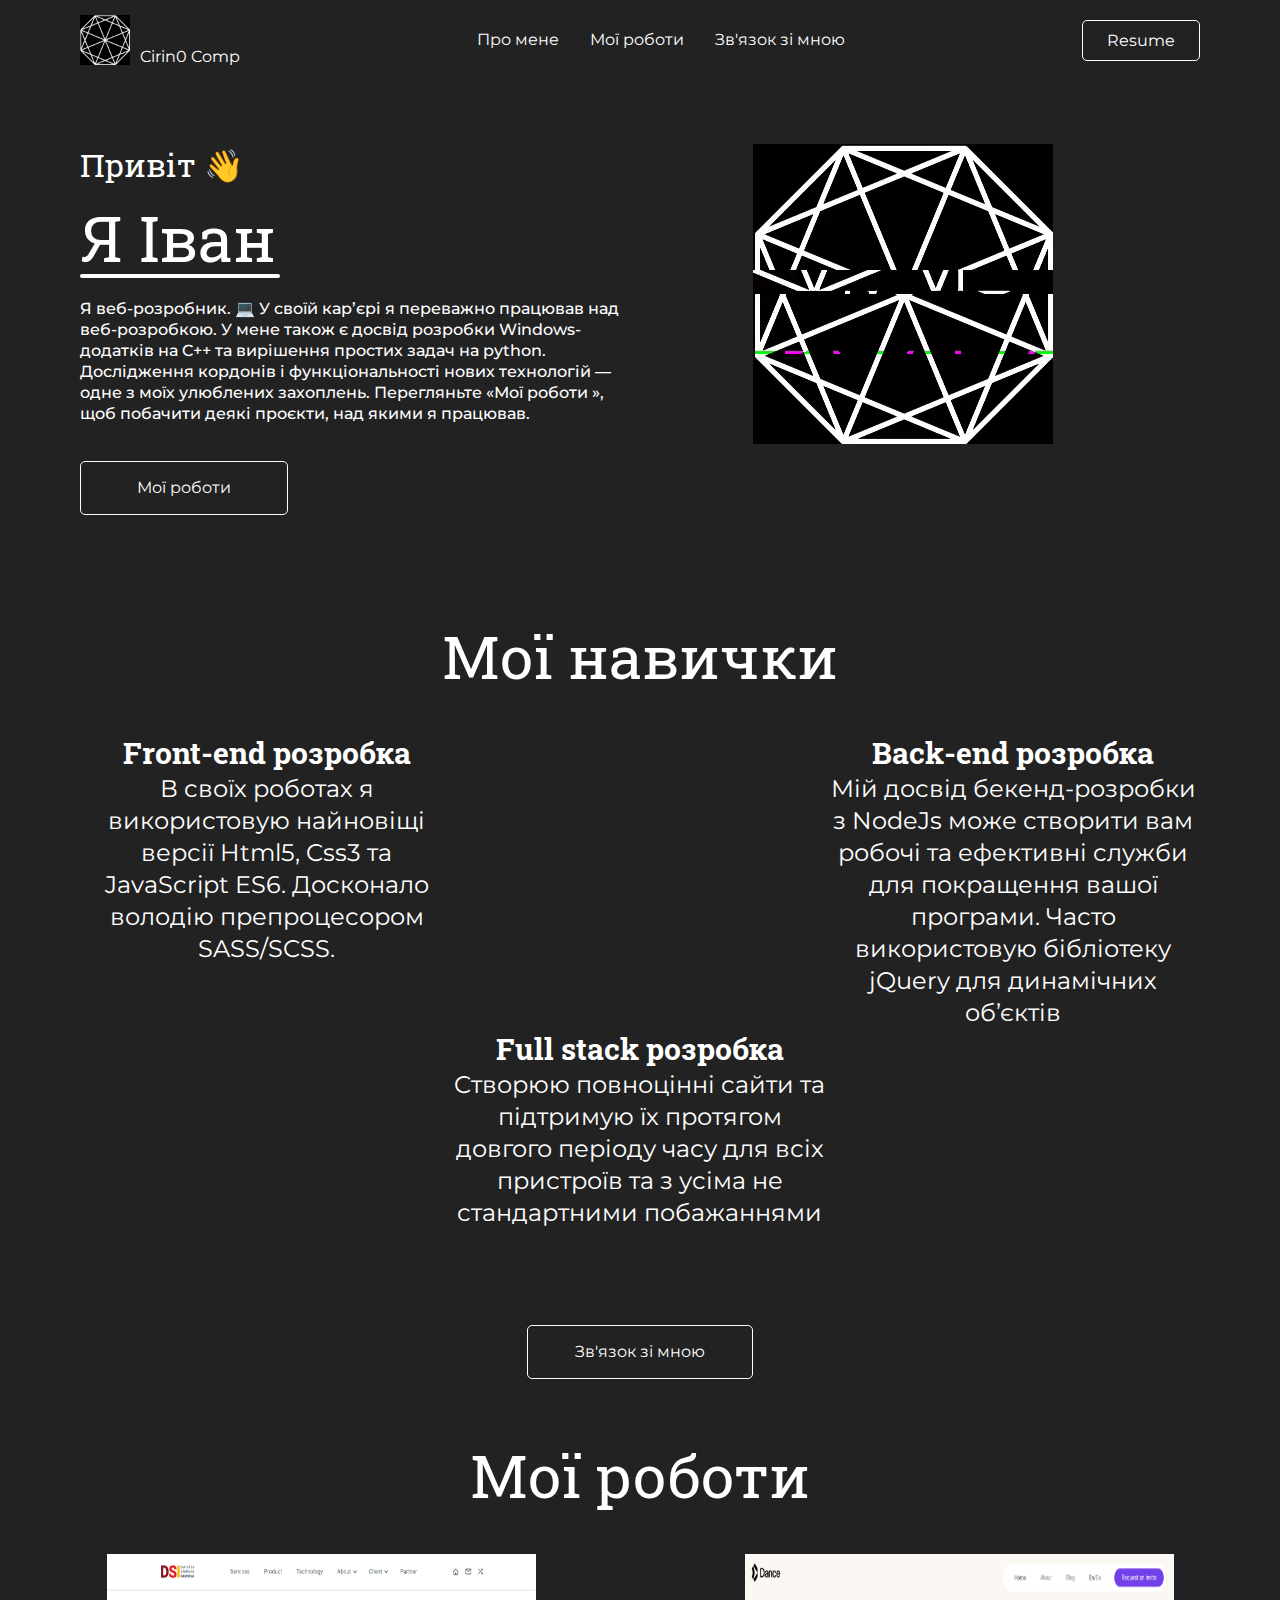
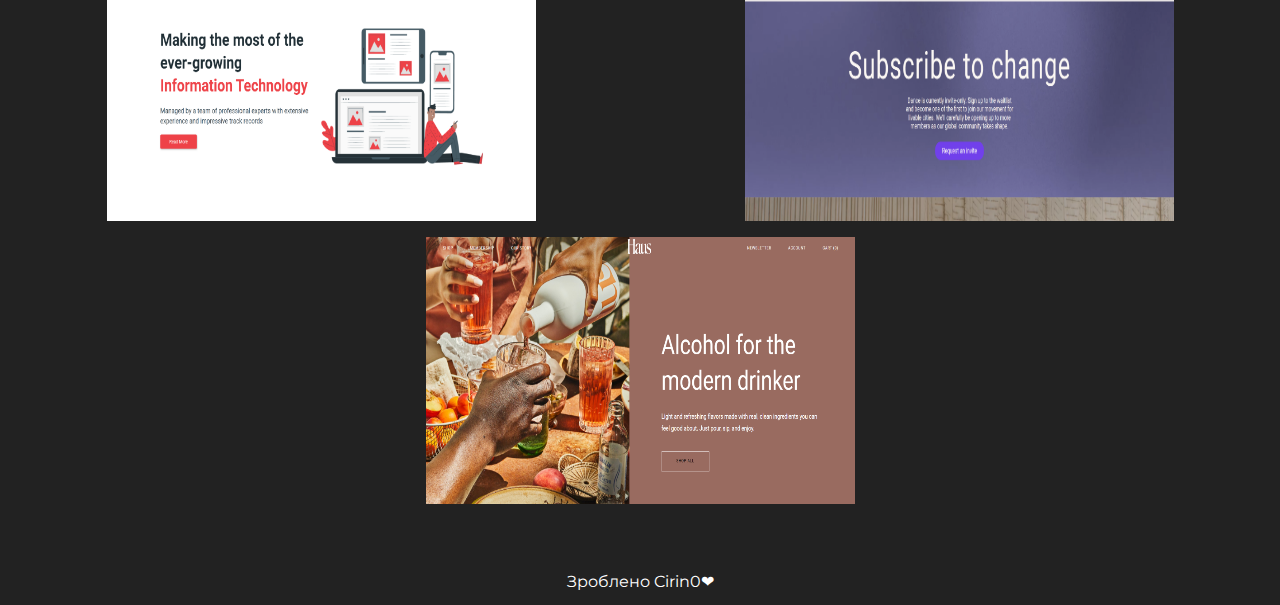
<file: index.html>
<!DOCTYPE html>
<html lang="ua">

<head>
	<meta charset="UTF-8">
	<meta http-equiv="X-UA-Compatible" content="IE=edge">
	<meta name="viewport" content="width=device-width, initial-scale=1.0">
	<link rel="stylesheet" href="css/style.css">
	<link rel="shortcut icon" href="img/logo/logo.svg" type="image/x-icon">
	<title>Портфоліо</title>
</head>

<body>
	<div class="wrapper">
		<header class="header">
			<div class="header__container container">
				<div class="header__logo">
					<a class="header__logo" href="./index.html">
						<img src="img/logo/logo.svg" alt="LOGO">
						<div class="logo__text">Cirin0 Comp</div>
					</a>
				</div>
				<nav class="header__menu menu">
					<input type="checkbox" id="nav-check">
					<div class="nav-btn">
						<label for="nav-check">
							<span></span>
							<span></span>
							<span></span>
						</label>
					</div>
					<ul class="menu__list">
						<li class="menu__items"><a class="menu__links" href="./page_2.html">Про мене</a></li>
						<li class="menu__items"><a class="menu__links" href="./page_3.html">Мої роботи</a></li>
						<li class="menu__items"><a class="menu__links" href="./page_4.html">Зв'язок зі мною</a></li>
					</ul>
				</nav>
				<div class="header__button">
					<button class="button__header button">Resume</button>
				</div>
			</div>
		</header>
		<main class="main">
			<section class="start__page page__start container__main">
				<div class="page__start-left">
					<div class="star-left__title">Привіт 👋</div>
					<div class="star-left__sub-title">Я Іван</div>
					<div class="star-left__border"></div>
					<div class="star-left__text">Я веб-розробник. 💻 У своїй кар’єрі я переважно працював над веб-розробкою.
						У мене також є досвід розробки Windows-додатків на C++ та вирішення простих задач на python.
						Дослідження кордонів і функціональності нових технологій — одне з моїх улюблених захоплень.
						Перегляньте «Мої роботи », щоб побачити деякі проєкти, над якими я працював.
					</div>
					<a href="./page_3.html" style="display: inline-block;" class="star-left__button button">Мої роботи</a>
				</div>
				<div class="page__start-right">
					<div class="start__right-imagegif">
						<img src="img/giphy.gif" alt="gif">
					</div>
				</div>
			</section>
			<section class="my__skills skills__my container__main">
				<div class="skills__my">
					<div class="skills__my-title">Мої навички</div>
					<div class="skills__my-skills">
						<div class="my-skills__front">
							<div class="front__title card-title">Front-end розробка</div>
							<div class="front__text card-text">В своїх роботах я використовую найновіщі версії Html5, Css3 та
								JavaScript
								ES6. Досконало володію препроцесором SASS/SCSS.
							</div>
						</div>
						<div class="my-skills-back">
							<div class="back__title card-title">Back-end розробка</div>
							<div class="back__text card-text">Мій досвід бекенд-розробки з NodeJs може створити вам робочі та
								ефективні
								служби для покращення вашої програми. Часто використовую бібліотеку jQuery для динамічних
								об’єктів
							</div>
						</div>
						<div class="my-skills-full">
							<div class="full__title card-title">Full stack розробка</div>
							<div class="full__text card-text">
								Cтворюю повноцінні сайти та підтримую їх протягом довгого періоду часу для всіх пристроїв та з
								усіма не стандартними побажаннями
							</div>
						</div>
					</div>
					<a href="./page_4.html" style="display: inline-block;" class="skills__my-button button">Зв'язок
						зі мною</a>
				</div>
			</section>
			<section class="my__works works__my container__main">
				<div class="works__my">
					<div class="works__my-title">Мої роботи</div>
					<div class="works__my-works">
						<div class="my-works-first works-item">
							<a target="_blank" href="#">
								<img src="img/first_img.png" alt="">
							</a>
						</div>
						<div class="my-works-second works-item">
							<a target="_blank" href="#">
								<img src="img/second_img.png" alt="">
							</a>
						</div>
						<div class="my-works-third works-item">
							<a target="_blank" href="#">
								<img src="img/third_img.png" alt="">
							</a>
						</div>
					</div>
				</div>
			</section>
		</main>
		<footer class="footer">
			<div class="footer__container container">Зроблено Cirin0❤</div>
		</footer>
	</div>
</body>

</html>
</file>
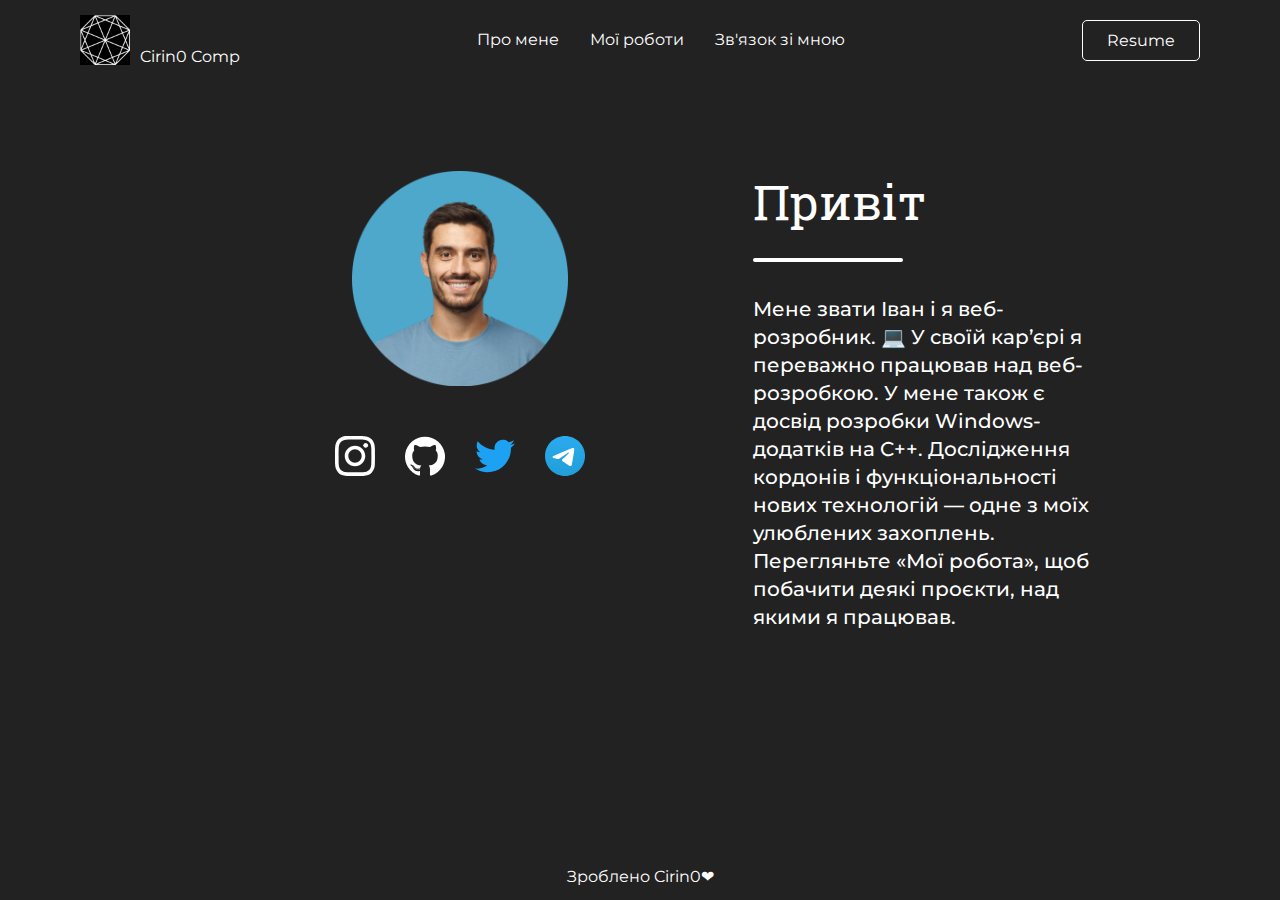
<file: page_2.html>
<!DOCTYPE html>
<html lang="en">

<head>
	<meta charset="UTF-8">
	<meta http-equiv="X-UA-Compatible" content="IE=edge">
	<meta name="viewport" content="width=device-width, initial-scale=1.0">
	<link rel="stylesheet" href="css/style.css">
	<link rel="stylesheet" href="css/page_2.css">
	<link rel="shortcut icon" href="img/logo/logo.svg" type="image/x-icon">
	<title>Про мене</title>
</head>

<body>
	<div class="wrapper">
		<header class="header">
			<div class="header__container container">
				<div class="header__logo">
					<a class="header__logo" href="./index.html">
						<img src="img/logo/logo.svg" alt="LOGO">
						<div class="logo__text">Cirin0 Comp</div>
					</a>
				</div>
				<nav class="header__menu menu">
					<input type="checkbox" id="nav-check">
					<div class="nav-btn">
						<label for="nav-check">
							<span></span>
							<span></span>
							<span></span>
						</label>
					</div>
					<ul class="menu__list menu__list-2">
						<li class="menu__items"><a class="menu__links" href="./page_2.html">Про мене</a></a></li>
						<li class="menu__items"><a class="menu__links" href="./page_3.html">Мої роботи</a></li>
						<li class="menu__items"><a class="menu__links" href="./page_4.html">Зв'язок зі мною</a></li>
					</ul>
				</nav>
				<div class="header__button">
					<button class="button__header button">Resume</button>
				</div>
			</div>
		</header>
		<main class="main">
			<div class="about__me about__me container__big">
				<div class="me__about">
					<div class="me__about-left">
						<div class="me-left__img">
							<img src="img/page_2.png" alt="Avatars">
						</div>
						<div class="me-left__social">
							<div class="left__social-inst social__item">
								<a href="#">
									<img src="img/Icons/Instagram - Negative.svg" alt="Instagram">
								</a>
							</div>
							<div class="left__social-git social__item">
								<a target="_blank" href="https://github.com/cirin0">
									<img src="img/Icons/Github - Negative.svg" alt="Github">
								</a>
							</div>
							<div class="left__social-twit social__item">
								<a href="#">
									<img src="img/Icons/Twitter - Original.svg" alt="Twitter">
								</a>
							</div>
							<div class="left__social-tg social__item">
								<a href="#">
									<img src="img/Icons/Telegram - Original.svg" alt="Telegram">
								</a>
							</div>
						</div>
					</div>
					<div class="me__about-right">
						<div class="me-right__text-box">
							<div class="text-box__hi">Привіт</div>
							<div class="star-left__border text-box__border"></div>
							<div class="text-box__text">Мене звати Іван і я веб-розробник. 💻 У своїй кар’єрі я переважно
								працював над веб-розробкою. У мене також є досвід розробки Windows-додатків на C++. Дослідження
								кордонів і функціональності нових технологій — одне з моїх улюблених захоплень. Перегляньте «Мої
								робота», щоб побачити деякі проєкти, над якими я працював.
							</div>
						</div>
					</div>
				</div>
			</div>
		</main>
		<footer class="footer">
			<div class="footer__container container">Зроблено Cirin0❤</div>
		</footer>
	</div>
</body>

</html>
</file>
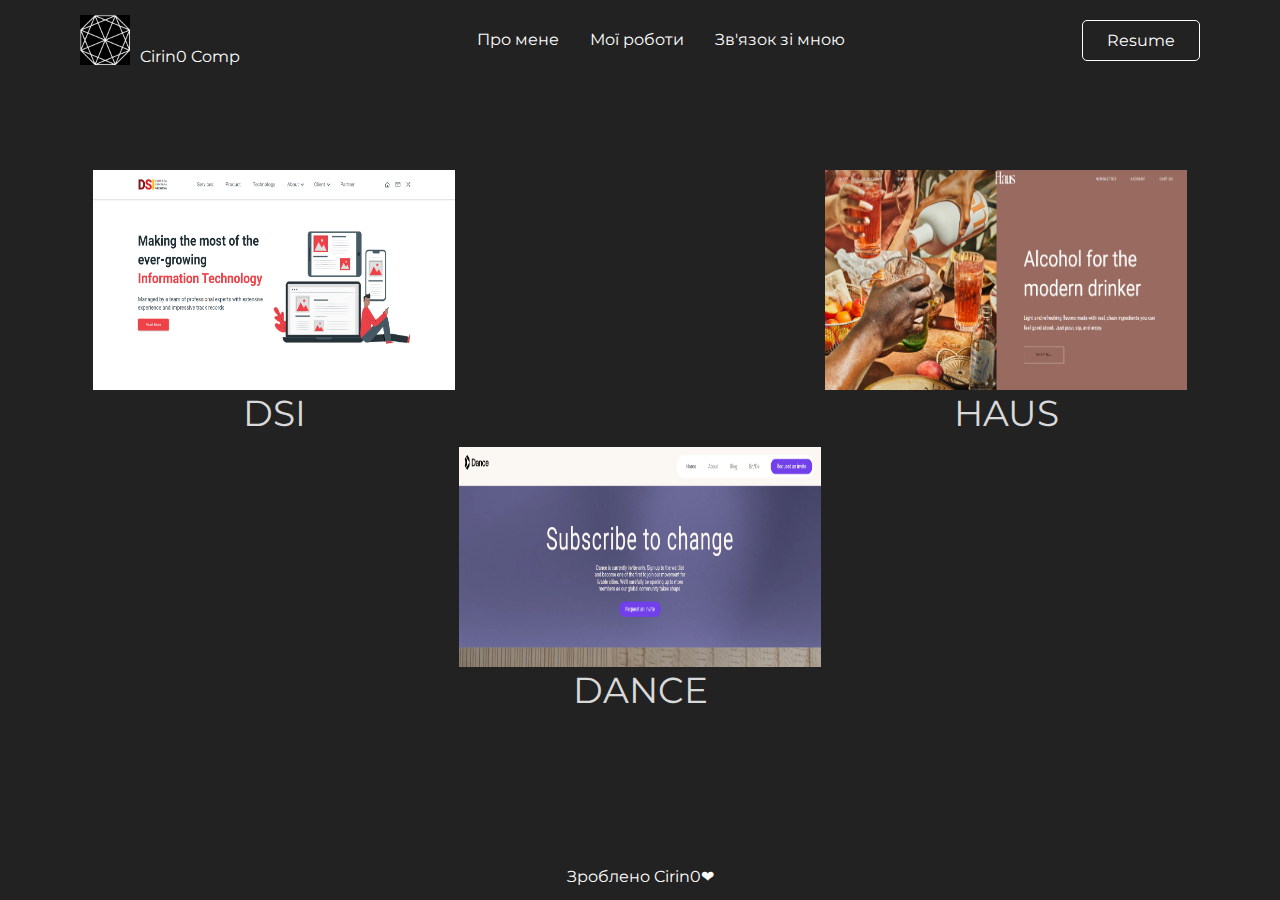
<file: page_3.html>
<!DOCTYPE html>
<html lang="en">

<head>
	<meta charset="UTF-8">
	<meta http-equiv="X-UA-Compatible" content="IE=edge">
	<meta name="viewport" content="width=device-width, initial-scale=1.0">
	<link rel="stylesheet" href="css/style.css">
	<link rel="stylesheet" href="css/page_3.css">
	<link rel="shortcut icon" href="img/logo/logo.svg" type="image/x-icon">
	<title>Мої роботи</title>
</head>

<body>
	<div class="wrapper">
		<header class="header">
			<div class="header__container container">
				<div class="header__logo">
					<a class="header__logo" href="./index.html">
						<img src="img/logo/logo.svg" alt="LOGO">
						<div class="logo__text">Cirin0 Comp</div>
					</a>
				</div>
				<nav class="header__menu menu">
					<input type="checkbox" id="nav-check">
					<div class="nav-btn">
						<label for="nav-check">
							<span></span>
							<span></span>
							<span></span>
						</label>
					</div>
					<ul class="menu__list">
						<li class="menu__items"><a class="menu__links" href="./page_2.html">Про мене</a></a></li>
						<li class="menu__items"><a class="menu__links" href="./page_3.html">Мої роботи</a></li>
						<li class="menu__items"><a class="menu__links" href="./page_4.html">Зв'язок зі мною</a></li>
					</ul>
				</nav>
				<div class="header__button">
					<button class="button__header button">Resume</button>
				</div>
			</div>
		</header>
		<main class="main">
			<section class="my__works works__my my__work-3 works__my-3 container__main">
				<div class="works__my works__my-3">
					<div class="works__my-works-title-3">
						Мої проєкти
					</div>
					<div class="works__my-works works__my-works-3">
						<div class="my-works-first my-works-first-3">
							<a target="_blank" href="https://cirin0.github.io/DSI/">
								<img src="img/first_img.png" alt="">
								<p>DSI</p>
							</a>
						</div>
						<div class="my-works-second my-works-second-3">
							<a target="_blank" href="https://cirin0.github.io/Haus/">
								<img src="img/third_img.png" alt="">
								<p>HAUS</p>
							</a>
						</div>
						<div class="my-works-third my-works-third-3">
							<a target="_blank" href="https://cirin0.github.io/Dance/">
								<img src="img/second_img.png" alt="">
								<p>DANCE</p>
							</a>
						</div>
					</div>
				</div>
			</section>
		</main>
		<footer class="footer">
			<div class="footer__container container">Зроблено Cirin0❤</div>
		</footer>
	</div>
</body>

</html>
</file>
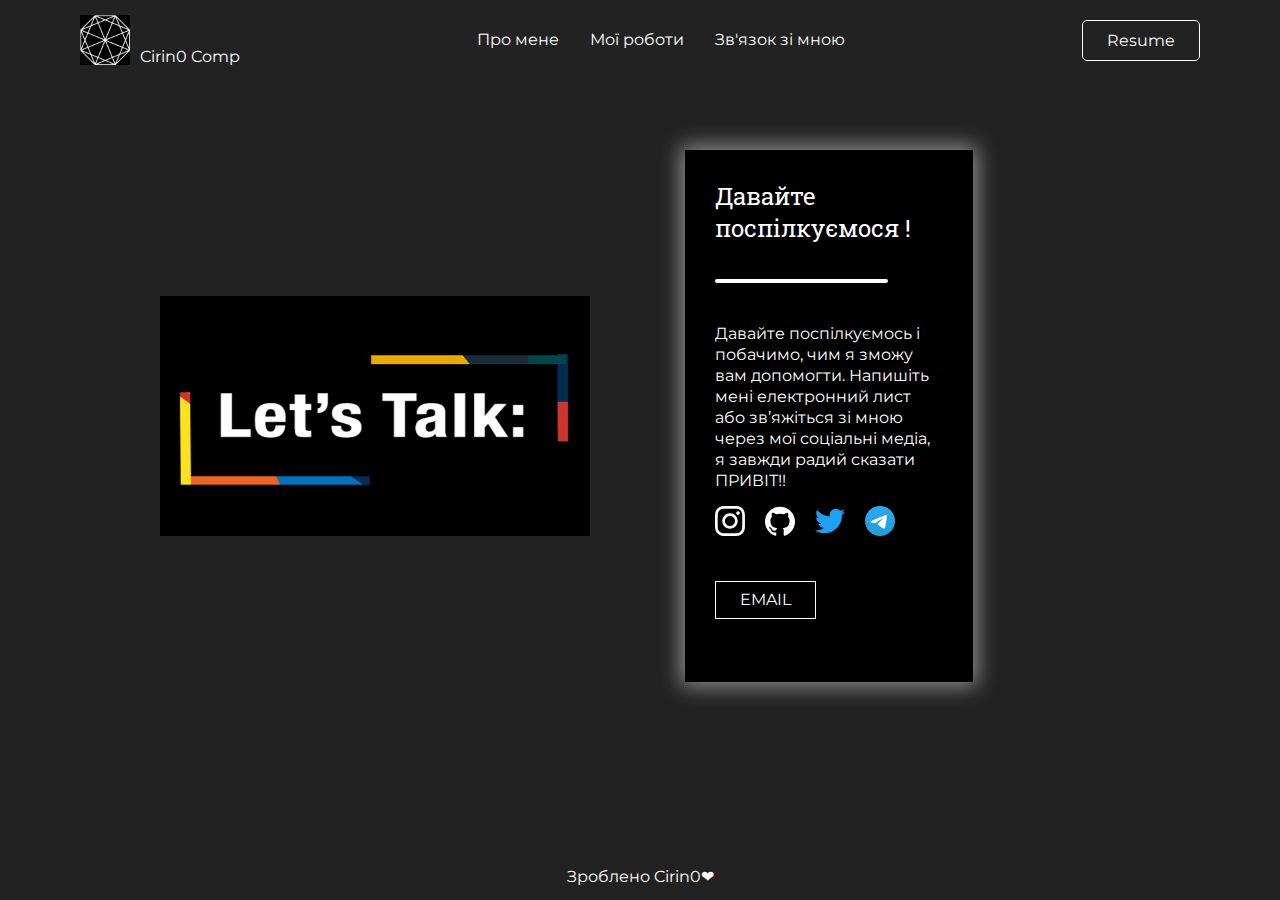
<file: page_4.html>
<!DOCTYPE html>
<html lang="en">

<head>
	<meta charset="UTF-8">
	<meta http-equiv="X-UA-Compatible" content="IE=edge">
	<meta name="viewport" content="width=device-width, initial-scale=1.0">
	<link rel="stylesheet" href="css/style.css">
	<link rel="stylesheet" href="css/page_4.css">
	<link rel="shortcut icon" href="img/logo/logo.svg" type="image/x-icon">
	<title>Зв'язок зі мною</title>
</head>

<body>
	<div class="wrapper">
		<header class="header">
			<div class="header__container container">
				<div class="header__logo">
					<a class="header__logo" href="./index.html">
						<img src="img/logo/logo.svg" alt="LOGO">
						<div class="logo__text">Cirin0 Comp</div>
					</a>
				</div>
				<nav class="header__menu menu">
					<input type="checkbox" id="nav-check">
					<div class="nav-btn">
						<label for="nav-check">
							<span></span>
							<span></span>
							<span></span>
						</label>
					</div>
					<ul class="menu__list">
						<li class="menu__items"><a class="menu__links" href="./page_2.html">Про мене</a></a></li>
						<li class="menu__items"><a class="menu__links" href="./page_3.html">Мої роботи</a></li>
						<li class="menu__items"><a class="menu__links" href="./page_4.html">Зв'язок зі мною</a></li>
					</ul>
				</nav>
				<div class="header__button">
					<button class="button__header button">Resume</button>
				</div>
			</div>
		</header>
		<main class="main">
			<section class="connection container__con">
				<div class="connection__left">
					<img src="img/page_4.jpg" alt="">
				</div>
				<div class="connection__right">
					<div class="connection__right-title">Давайте поспілкуємося !</div>
					<div class="star-left__border right-text__border"></div>
					<div class="connection__right-text">Давайте поспілкуємось і побачимо, чим я зможу вам допомогти. Напишіть
						мені електронний лист або зв’яжіться зі мною через мої соціальні медіа, я завжди радий сказати
						ПРИВІТ!!
					</div>
					<div class="connection__right-social">
						<div class="right__social-inst social__item">
							<a href="#">
								<img src="img/Icons/Instagram - Negative.svg" alt="Instagram">
							</a>
						</div>
						<div class="right__social-git social__item">
							<a target="_blank" href="https://github.com/cirin0">
								<img src="img/Icons/Github - Negative.svg" alt="Github">
							</a>
						</div>
						<div class="right__social-twit social__item">
							<a href="#">
								<img src="img/Icons/Twitter - Original.svg" alt="Twitter">
							</a>
						</div>
						<div class="right__social-tg social__item">
							<a href="#">
								<img src="img/Icons/Telegram - Original.svg" alt="Telegram">
							</a>
						</div>
					</div>
					<a href="mailto:ivan.hrytsiv.22@pnu.edu.ua" style="display: inline-block;"
						class="connection__right-button button">EMAIL</a>
				</div>
			</section>
		</main>
		<footer class="footer">
			<div class="footer__container container">Зроблено Cirin0❤</div>
		</footer>
	</div>
</body>

</html>
</file>
<file: css/style.css>
@import url("https://fonts.googleapis.com/css2?family=Montserrat:wght@400;500;700&family=Roboto+Slab:wght@400;500;700&display=swap");
* {
	padding: 0;
	margin: 0;
	border: 0;
}
nav,
footer,
header,
aside {
	display: block;
}
html,
body {
	height: 100%;
	width: 100%;
	font-size: 16px;
	line-height: 1;
	transition: all 0.5s;
	font-family: "Montserrat", sans-serif;
}
input,
button,
textarea {
	font-family: inherit;
}
a,
a:visited {
	text-decoration: none;
}
a:hover {
	text-decoration: none;
}
ul li {
	list-style: none;
}
img {
	vertical-align: top;
}
h1,
h2,
h3,
h4,
h5,
h6 {
	font-size: inherit;
	font-weight: 400;
}
.wrapper {
	min-height: 100%;
	display: flex;
	flex-direction: column;
	overflow: hidden;
}
.container {
	max-width: 1440px;
	padding: 0px 80px;
	margin: 0px auto;
	box-sizing: content-box;
}

.container__main {
	max-width: 1440px;
	padding: 0px 130px;
	margin: 0px auto;
	box-sizing: content-box;
}
@media (max-width: 1440px) {
	.container__main {
		padding: 0px 80px;
	}
}
@media (max-width: 1024px) {
	.container__main {
		padding: 0px 40px;
	}
}
@media (max-width: 426px) {
	.container {
		padding: 0px 20px;
	}
	.container__main {
		padding: 0px 30px;
	}
}

body {
	max-width: 100%;
	background-color: #222;
	color: #fff;
}
.main {
	flex: 1 1 auto;
}
/* =======================Обнуляючі стилі================================ */

/* ==================Footer========================== */
.footer {
	display: flex;
	padding: 15px 80px;
	justify-content: center;
	font-family: inherit;
}
/* ================================================== */
/* ==================Button========================== */
.button {
	padding: 10px 24px;
	background-color: transparent;
	border: 1px solid #fff;
	color: #fff;
	border-radius: 5px;
	cursor: pointer;
	font-size: 16px;
	transition: all 0.5s;
}
/* ================================================== */
/* ==================Header========================== */
.header {
	padding: 15px 0px;
}
.header__container {
	display: flex;
	justify-content: space-between;
	align-items: center;
}
.header__logo {
	display: flex;
	align-items: flex-end;
}
.header__logo img {
	width: 50px;
	margin-right: 10px;
}
a.header__logo {
	color: #fff;
}
.logo__text {
}
.header__menu {
}
.menu__list {
	display: flex;
	margin: 0px 10px;
	justify-content: space-between;
}
.menu__links {
	position: relative;
	color: #fff;
}
.menu__links::before {
	content: "";
	position: absolute;
	width: 100%;
	height: 2px;
	border-radius: 4px;
	background-color: #ffffff;
	top: 18px;
	left: 0px;
	transform-origin: right;
	transform: scaleX(0);
	transition: transform 0.4s ease-in-out;
}
.menu__links:hover::before {
	transform-origin: left;
	transform: scaleX(1);
}

.menu__items {
	margin-right: 31px;
}
.menu__items:last-child {
	margin-right: 0px;
}
.header__button {
}
.menu > #nav-check {
	display: none;
}
@media (max-width: 768px) {
	.button__header {
		display: none;
	}
	.menu {
		padding: 1rem;
	}
	.menu > .nav-btn {
		display: inline-block;
		position: absolute;
		right: -15px;
		top: 10px;
		padding-top: 0.2rem;
	}
	.menu > .nav-btn > label {
		display: inline-block;
		width: 50px;
		height: 50px;
		padding: 13px;
	}
	.menu > .nav-btn > label > span {
		display: block;
		width: 25px;
		height: 10px;
		border-top: 2px solid #eee;
	}
	.menu > .menu__list {
		position: absolute;
		display: flex;
		flex-direction: column;
		width: 100%;
		background-color: #222;
		height: 0;
		transition: all 0.3s ease-in;
		top: 66px;
		left: 0px;
		overflow: hidden;
		text-align: center;
	}
	.menu > .menu__list > li {
		width: 100%;
		margin-top: 1.5rem;
		margin-bottom: 1.5rem;
	}
	.menu > #nav-check:checked ~ .menu__list {
		height: 30%;
		/* z-index: 100; */
	}
}
.button__header {
	transition: all 0.5s;
}
.button__header:hover {
	background-color: #d9d9d9;
	color: #000;
	transition: all 0.5s;
}

/* =====================Перша секція============================= */
.start__page {
	margin-top: 64px;
	margin-bottom: 101px;
}
.page__start {
	display: grid;
	grid-template-columns: 50% 50%;
	gap: 113px;
}
.container__main {
}
.page__start-left {
}
.star-left__title {
	font-size: 32px;
	line-height: 42px;
	margin-bottom: 10px;
	font-family: "Roboto Slab", serif;
}
.star-left__sub-title {
	font-size: 63px;
	line-height: 83px;
	font-family: "Roboto Slab", serif;
}
.star-left__border {
	background-color: #fff;
	width: 200px;
	height: 4px;
	border-radius: 5px;
	margin-top: -5px;
	margin-bottom: 20px;
}
.star-left__text {
	font-size: 16px;
	line-height: 21px;
	font-weight: 500;
	max-width: 585px;
	margin-bottom: 37px;
}
.star-left__button {
	padding: 18px 56px;
	text-align: center;
}
.star-left__button:hover {
	background-color: #d9d9d9;
	color: #000;
	transition: all 0.5s;
}
.button {
}
.page__start-right {
}
.start__right-imagegif img {
	max-width: 100%;
	height: auto;
}
@media (max-width: 768px) {
	.start__right-imagegif img {
		max-width: 75%;
		height: auto;
	}
}
@media (max-width: 425px) {
	.start__page {
		margin-top: 10px;
		margin-bottom: 50px;
	}
	.page__start {
		grid-template-columns: 100%;
		justify-items: center;
		gap: 25px;
	}
	.page__start-left {
		order: 2;
	}
	.star-left__title {
		font-size: 40px;
		line-height: 53px;
		margin-bottom: 0px;
	}
	.star-left__sub-title {
		font-size: 40px;
		line-height: 53px;
	}
	.star-left__border {
		margin-bottom: 15px;
	}
	.start__right-imagegif img {
		max-width: 100%;
		height: auto;
	}
}

/* =====================Друга секція============================= */
.my__skills {
	margin-bottom: 56px;
}
.skills__my {
	display: grid;
	justify-items: center;
}
.container__main {
}
.skills__my-title {
	font-size: 60px;
	line-height: 79px;
	margin-bottom: 38px;
	font-family: "Roboto Slab", serif;
}
.skills__my-skills {
	display: grid;
	grid-template-columns: repeat(3, 1fr);
	grid-template-rows: repeat(2, 1fr);
	gap: 0px;
	text-align: center;
}
.my-skills__front {
	grid-area: 1 / 1 / 2 / 2;
}
.front__title {
}
.card-title {
	font-weight: 700;
	font-size: 30px;
	line-height: 40px;
	font-family: "Roboto Slab", serif;
}
.card-text {
	font-size: 24px;
	line-height: 32px;
	max-width: 440px;
	text-align: center;
}
.front__text {
}
.my-skills-back {
	grid-area: 1 / 3 / 2 / 4;
}
.back__title {
}
.back__text {
}
.my-skills-full {
	grid-area: 2 / 2 / 3 / 3;
	margin-bottom: 70px;
}
.full__title {
}
.full__text {
	max-width: 460px;
}
.skills__my-button {
	padding: 18px 47px;
}

.skills__my-button:hover {
	background-color: #d9d9d9;
	color: #000;
	transition: all 0.5s;
}
@media (max-width: 768px) {
	.skills__my-skills {
		display: grid;
		grid-template-columns: repeat(2, 50%);
		grid-template-rows: repeat(1, 50%);
		gap: 50px;
		text-align: center;
		justify-items: center;
		justify-content: center;
		align-content: center;
	}
	.my-skills__front {
		grid-area: 1 / 1 / 2 / 2;
	}
	.my-skills-back {
		grid-area: 1 / 2 / 2 / 3;
	}
	.my-skills-full {
		grid-area: 2 / 1 / 3 / 3;
		margin-bottom: 30px;
	}
}
@media (max-width: 425px) {
	.skills__my {
		display: grid;
		justify-items: center;
	}
	.skills__my-title {
		font-size: 40px;
		line-height: 53px;
		margin-bottom: 10px;
	}
	.skills__my-skills {
		display: grid;
		grid-template-columns: 1fr;
		grid-template-rows: repeat(3, 1fr);
		gap: 0px;
		text-align: center;
	}
	.my-skills__front {
		grid-area: 1 / 1 / 2 / 2;
	}
	.my-skills-back {
		grid-area: 2 / 1 / 3 / 2;
	}
	.my-skills-full {
		grid-area: 3 / 1 / 4 / 2;
		margin-bottom: 50px;
	}
	.my__skills {
		margin-bottom: 20px;
	}
}
/* =====================Третя секція============================= */
.my__works {
}
.works__my {
	margin-bottom: 55px;
}
.container__main {
}
.works__my-title {
	font-family: "Roboto Slab", serif;
	font-size: 60px;
	line-height: 79px;
	text-align: center;
	margin-bottom: 40px;
}
.works__my-works {
	display: grid;
	grid-template-columns: repeat(3, 29%);
	grid-template-rows: repeat(2, 1fr);
	gap: 0px;
	grid-row-gap: 16px;
	text-align: center;
	padding: 0px 10px;
	justify-content: center;
	justify-items: center;
}
.my-works-first {
	grid-area: 1 / 1 / 2 / 2;
}
.my-works-second {
	grid-area: 1 / 3 / 2 / 4;
}
.my-works-third {
	grid-area: 2 / 2 / 3 / 3;
}

.works__my-works img {
	max-width: 429px;
	height: 267px;
}
.works-item {
	opacity: 1;
	transition: 0.3s ease-in-out;
}
.works-item:hover {
	opacity: 0.5;
}

@media (max-width: 768px) {
	.works__my-works {
		display: grid;
		grid-template-columns: repeat(2, 50%);
		grid-template-rows: 1fr 50%;
		gap: 15px;
		text-align: center;
		justify-content: center;
		justify-items: center;
	}
	.my-works-first {
		grid-area: 1 / 1 / 2 / 2;
	}
	/* .my-works-first::after {
		content: "DSI";
		margin-top: 10px;
		font-size: 24px;
	} */
	.my-works-second {
		grid-area: 1 / 2 / 2 / 3;
	}
	.my-works-third {
		grid-area: 2 / 1 / 3 / 3;
		margin-bottom: 40px;
	}
	.works__my-works img {
		max-width: 375px;
		height: 200px;
	}
}
@media (max-width: 425px) {
	.works__my-title {
		font-size: 40px;
		line-height: 53px;
		text-align: left;
		margin-bottom: 22px;
	}
	.works__my-works {
		display: grid;
		grid-template-columns: 1fr;
		grid-template-rows: repeat(1, 1fr);
		gap: 0px;
		text-align: center;
	}
	.my-works-first {
		grid-area: 1 / 1 / 2 / 2;
		position: relative;
	}
	.my-works-first::after {
		content: "DSI";
		margin-top: 10px;
		font-size: 24px;
	}
	.my-works-second {
		display: none;
		grid-area: 2 / 1 / 3 / 2;
	}
	.my-works-third {
		display: none;
		grid-area: 3 / 1 / 4 / 2;
		margin-bottom: 60px;
	}
	.my__skills {
		margin-bottom: 20px;
	}
	.works__my {
		margin-bottom: 20px;
	}
}
/* ============================================ */
</file>
<file: css/page_2.css>
.container__big {
	max-width: 1440px;
	padding: 0px 280px;
	margin: 0px auto;
	box-sizing: content-box;
}

.about__me {
	margin-top: 90px;
	margin-bottom: 90px;
}
.me__about {
	display: grid;
	grid-template-columns: 50% 50%;
	gap: 113px;
	justify-items: stretch;
}
.me__about-left {
}
.me-left__img {
	text-align: center;
	margin-bottom: 50px;
}
.me-left__img img {
	max-width: 60%;
	height: auto;
}
.me-left__social {
	display: flex;
	justify-content: center;
}
.social__item {
	margin-right: 30px;
}

.social__item img {
	width: 40px;
	height: auto;
}
.social__item:last-child {
	margin-right: 0px;
}
.left__social-inst {
}
.left__social-git {
}
.left__social-twit {
}
.left__social-tg {
}
.me__about-right {
}
.me-right__text-box {
}
.text-box__hi {
	font-size: 48px;
	line-height: 63px;
	margin-bottom: 30px;
	font-family: "Roboto Slab", serif;
}
.text-box__border {
	margin-bottom: 33px;
	max-width: 150px;
}
.text-box__text {
	font-weight: 500;
	font-size: 20px;
	line-height: 28px;
	max-width: 433px;
}

@media (max-width: 1024px) {
	.container__big {
		padding: calc(8px + 1.5625vw);
	}
	.me__about {
		grid-template-columns: 50% 35%;
		gap: 50px;
	}
}
@media (max-width: 768px) {
	.me__about {
		grid-template-columns: 100%;
		gap: 30px;
	}
}
@media (max-width: 425px) {
	.about__me {
		margin-top: 20px;
		margin-bottom: 20px;
	}
	.me-left__img img {
		max-width: 80%;
		height: auto;
	}
	.social__item {
		max-width: 30px;
	}
	.text-box__hi {
		margin-bottom: 20px;
		margin-left: 30px;
	}
	.text-box__border {
		margin-bottom: 20px;
		margin-left: 30px;
	}
	.text-box__text {
		font-size: 16px;
		line-height: 30px;
		max-width: 310px;
		text-align: center;
		margin-left: 35px;
	}
}
</file>
<file: css/page_3.css>
.my__work-3 {
	margin-top: 90px;
}
.works__my-3 {
	margin-bottom: 0px;
}
.works__my-works-3 {
	column-gap: 47px;
}
.works__my-works-3 img {
	max-width: 362px;
	max-height: 220px;
	margin-bottom: 5px;
}
.works__my-works-3 p {
	font-size: 36px;
	text-align: center;
	color: #d9d9d9;
}
.works__my-works-title-3 {
	display: none;
}
.my-works-first-3 {
	transition: 1s ease;
}
.my-works-second-3 {
	transition: 1s ease;
}
.my-works-third-3 {
	transition: 1s ease;
}
.my-works-first-3:hover {
	transform: scale(1.2);
	transition: 1s ease;
}
.my-works-second-3:hover {
	transform: scale(1.2);
	transition: 1s ease;
}
.my-works-third-3:hover {
	transform: scale(1.2);
	transition: 1s ease;
}

.my-works-third-3 {
	margin-top: -140px;
}

@media (max-width: 1380px) {
	.my-works-third-3 {
		margin-top: 0px;
	}
}
@media (max-width: 1024px) {
	.my__work-3 {
		margin-top: 30px;
	}
	.works__my-works-3 {
		column-gap: 10px;
	}
	.works__my-works-3 {
		grid-template-columns: repeat(3, 33%);
	}
}
@media (max-width: 425px) {
	.works__my-works-title-3 {
		display: block;
		font-size: 40px;
		line-height: 53px;
		max-width: 181px;
		margin-bottom: 22px;
	}
	.my__work-3 {
		margin-top: 20px;
	}
	.works__my-works-3 {
		column-gap: 0px;
		grid-template-columns: 1fr;
		grid-template-rows: repeat(3, 1fr);
	}
	.my-works-first-3 {
		order: 2;
		grid-area: 1 / 1 / 2 / 2;
	}
	.my-works-second-3 {
		display: block;
		grid-area: 2 / 1 / 3 / 2;
	}
	.my-works-third-3 {
		display: block;
		grid-area: 3 / 1 / 4 / 2;
	}
	.works__my-works-3 p {
		font-size: 24px;
		text-align: center;
		color: #d9d9d9;
	}
}

@media (max-width: 768px) {
	.container__main {
		max-width: 1440px;
		padding: 0px 20px;
		margin: 0px auto;
		box-sizing: content-box;
	}
	.works__my-works-3 {
		column-gap: 0px;
		grid-template-columns: 1fr;
		grid-template-rows: repeat(3, 1fr);
	}
	.my-works-first-3 {
		grid-area: 1 / 1 / 2 / 2;
	}
	.my-works-first-3::after {
		content: "";
		grid-area: 1 / 1 / 2 / 2;
	}
	.my-works-second-3 {
		display: block;
		grid-area: 2 / 1 / 3 / 2;
	}
	.my-works-third-3 {
		display: block;
		grid-area: 3 / 1 / 4 / 2;
	}
}
</file>
<file: css/page_4.css>
.container__con {
	padding: 0px 160px;
	margin: 0px auto;
	box-sizing: content-box;
}
.connection {
	padding-top: 70px;
	display: grid;
	grid-template-columns: 50% 30%;
	gap: 45px;
	align-items: center;
}
.connection__left {
}

.connection__left img {
	min-width: 686px;
	max-height: 381px;
}

@media (max-width: 1690px) {
	.connection__left img {
		min-width: 430px;
		max-height: 240px;
	}
}
.connection__right {
	background-color: #000;
	padding: 30px;
	transition: all 0.5s;
	box-shadow: 0px 0px 20px 4px rgba(255, 255, 255, 0.5);
}
.connection__right:hover {
	transition: all 0.5s;
	box-shadow: 0px 0px 20px 6px rgba(255, 255, 255, 0.7);
}
.connection__right-title {
	font-family: "Roboto Slab", serif;
	font-size: 24px;
	line-height: 32px;
	margin-bottom: 40px;
}

.right-text__border {
	width: 173px;
	margin-bottom: 40px;
}
.connection__right-text {
	line-height: 21px;
	margin-bottom: 15px;
	max-width: 307px;
}
.connection__right-social {
	display: flex;
	margin-bottom: 45px;
}
.right__social-inst {
}
.social__item {
	margin-right: 20px;
}
.social__item:last-child {
	margin-right: 0px;
}
.social__item img {
	width: 30px;
}
.right__social-git {
}
.right__social-twit {
}
.right__social-tg {
}
.connection__right-button {
	border-radius: 0;
	margin-bottom: 33px;
}
.connection__right-button:hover {
	background-color: #d9d9d9;
	color: #000;
	transition: all 0.5s;
}
@media (max-width: 1024px) {
	.connection {
		grid-template-columns: 60% 50%;
	}
}
@media (max-width: 768px) {
	.connection {
		grid-template-columns: 100%;
	}
	.container__con {
		padding: 0px 35px;
	}
	.connection__right {
		display: flex;
		flex-direction: column;
		align-items: center;
	}
	.connection__right-text {
		text-align: center;
	}
	.connection__left {
		display: flex;
		justify-content: center;
	}
}
@media (max-width: 425px) {
	.container__con {
		padding: 0px 30px;
		margin: 0px auto;
		box-sizing: content-box;
	}
	.connection {
		grid-template-columns: 100%;
	}
	.connection__left img {
		min-width: 365px;
		max-height: 219px;
	}
	.connection__right-title {
		font-size: 40px;
		line-height: 53px;
		margin-bottom: 30px;
	}
	.right-text__border {
		width: 190px;
		margin-bottom: 30px;
	}
	.connection__right-text {
		font-size: 19px;
		line-height: 25px;
		margin-bottom: 30px;
		max-width: 307px;
	}
	.connection__right-button {
		padding: 21px 71px;
		margin-bottom: 20px;
	}
	.connection__right {
		background-color: #00000000;
		padding: 30px;
		transition: all 0.5s;
		box-shadow: none;
	}
	.connection__right:hover {
		transition: all 0.5s;
		box-shadow: none;
	}
}
</file>
